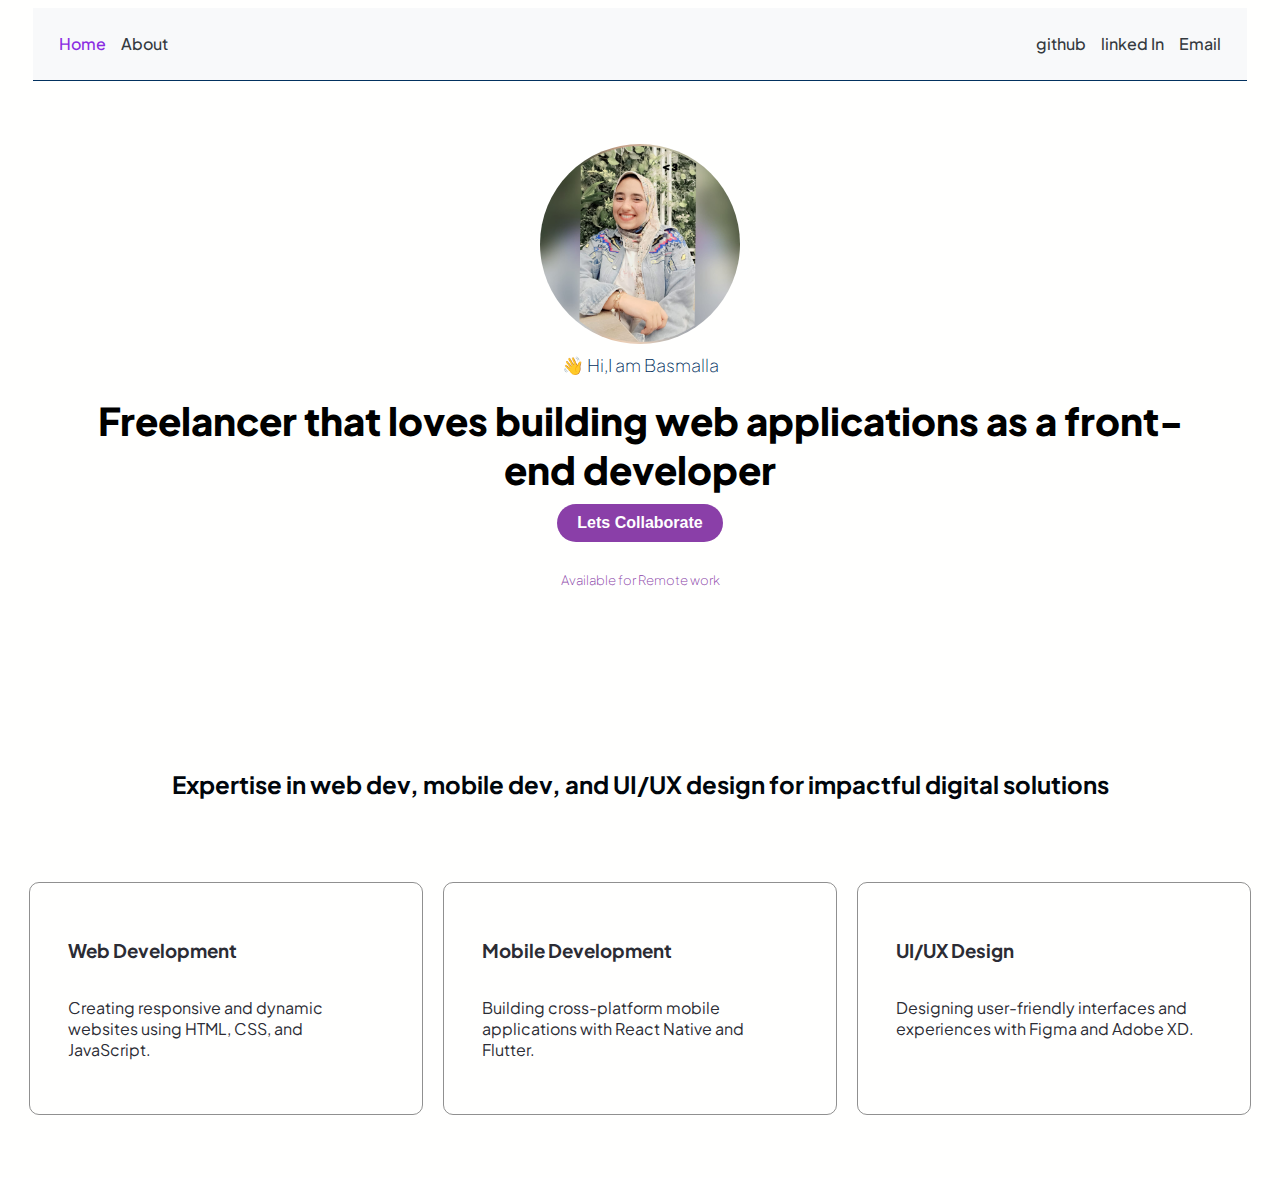
<file: index.html>
<!DOCTYPE html>
<html lang="en">

<head>
    <meta charset="UTF-8">
    <meta name="viewport" content="width=device-width, initial-scale=1.0">
    <title>Document</title>
    <link rel="stylesheet" href="./style.css">
</head>

<body>
    <!-- nav bar top -->
    <nav>
        <ul class="nav-links">
            <!-- left links -->
            <div class="left-links">
                <li><a href="./index.html" style="color: blueviolet;">Home</a></li>
                <li><a href="./about.html">About</a></li>
            </div>
            <!-- right links -->
            <div class="right-links">
                <li><a href="https://github.com/Basmalla-Yasser">github</a></li>
                <li><a href="www.linkedin.com/in/basmalla-yasser">linked In</a></li>
                <li><a href="mailto:basmallay30@gmail.com">Email</a></li>
            </div>
        </ul>
    </nav>
    <!-- main  -->
    <main>
        <div class="first-section">
            <img src="./Assets/imgs/Basmalla.jpeg" alt="personal image" class="personal-image">

            <h4>👋 Hi,I am Basmalla</h4>
            <h2>Freelancer that loves building web applications as a front-end developer</h2>
            <button>Lets Collaborate</button>
            <h6>Available for Remote work</h6>

        </div>

        <!-- secound section -->
         <div class="sec-section">
            <h3>Expertise in web dev, mobile dev, and UI/UX design for impactful digital solutions</h3>
         </div>
        <!-- third section -->
        <div class="third-section">
           <div class="component">
                <h3>Web Development</h3>
                <p>Creating responsive and dynamic websites using HTML, CSS, and JavaScript.</p>
            </div>
            <div class="component">
                <h3>Mobile Development</h3>
                <p>Building cross-platform mobile applications with React Native and Flutter.</p>
            </div>
            <div class="component">
                <h3>UI/UX Design</h3>
                <p>Designing user-friendly interfaces and experiences with Figma and Adobe XD.</p>
           </div>
              
            </div>
    </main>

    <!-- spacer -->
     <div style="height: 5%; margin-bottom:5%;"></div>
</body>

</html>
</file>
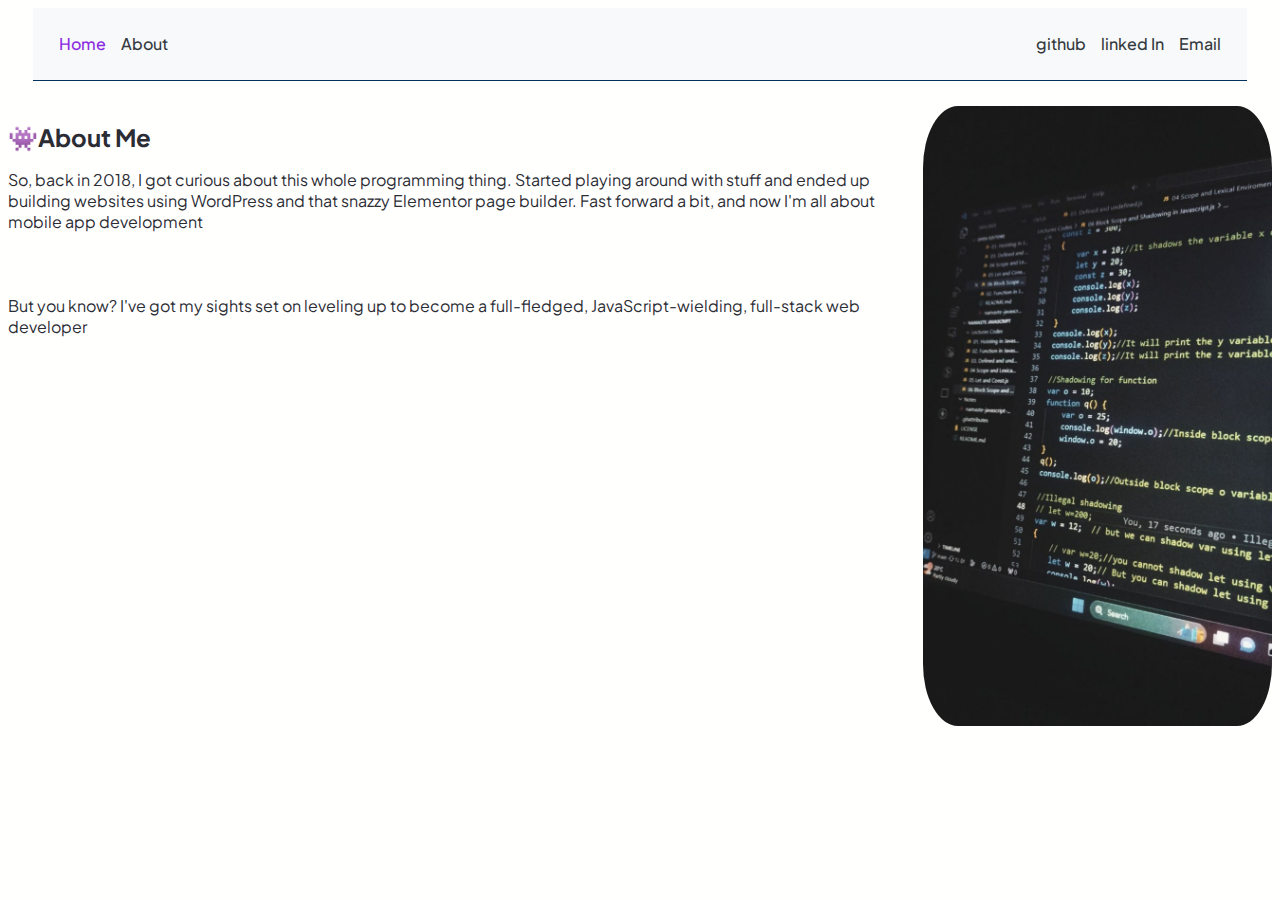
<file: about.html>
<!DOCTYPE html>
<html lang="en">

<head>
    <meta charset="UTF-8">
    <meta name="viewport" content="width=device-width, initial-scale=1.0">
    <title>Document</title>
    <link rel="stylesheet" href="./about.css">
</head>

<body>
    <!-- nav bar top -->
    <nav>
        <ul class="nav-links">
            <!-- left links -->
            <div class="left-links">
                <li><a href="./index.html" style="color: blueviolet;">Home</a></li>
                <li><a href="./about.html">About</a></li>
            </div>
            <!-- right links -->
            <div class="right-links">
                <li><a href="https://github.com/Basmalla-Yasser">github</a></li>
                <li><a href="www.linkedin.com/in/basmalla-yasser">linked In</a></li>
                <li><a href="mailto:basmallay30@gmail.com">Email</a></li>
            </div>
        </ul>
    </nav>

    <!-- end nav -->


    <main>

        <div class="about-container">
            <div class="left-side">
                <h1><span>👾</span> About Me</h1>
                <p class="first">So, back in 2018, I got curious about this whole programming thing. Started playing
                    around
                    with stuff and
                    ended up building websites using WordPress and that snazzy Elementor page builder. Fast forward a
                    bit,
                    and
                    now I'm all about mobile app development
                    <br><br><br> <br>
                But you know? I've got my sights set on leveling up to become a full-fledged,
                    JavaScript-wielding, full-stack
                    web developer</p>

            </div>
            <div class="right-side">

                <img src="./Assets/imgs/download.jpeg" alt="coding" class="about-img">
            </div>

        </div>

    </main>

</body>

</html>
</file>
<file: style.css>
@import url("https://fonts.googleapis.com/css2?family=Plus+Jakarta+Sans:wght@400;700&display=swap");

body {
    background-color: #fffffe;
    color: #2b2c34;
    font-family: "Plus Jakarta Sans", sans-serif;
}

/* start nav bar */
.nav-links {
    display: flex;
    justify-content: space-between;
    align-items: center;
    padding: 2%;
    background-color: #f8f9fa;
    list-style-type: none;
    border-bottom: 1px solid #02315f;
    margin: 0 2%;

    div li a {
        text-decoration: none;
        color: #343a40;
        font-weight: 500;
        align-items: center;
    }

    div li a:hover {
        color: #8a3fa8;
    }

    .left-links {
        display: flex;
        gap: 15px;
        align-items: center;
    }

    .right-links {
        display: flex;
        gap: 15px;
        align-items: center;
    }
}

.first-section {
    display: grid;
    text-align: center;
    align-items: center;
    justify-content: center;
    padding: 5%;

    .personal-image {
        margin: 0 auto;
        width: 200px;
        height: 200px;
        border-radius: 50%;
        object-fit: cover;
    }

    h4 {
        font-size: 1.1rem;
        color: #02315f;
        margin: 10px 0;
        font-weight: 200;
    }

    h2 {
        font-size: 2.4rem;
        color: #000000;
        margin: 10px 0;
        font-weight: 900;
    }

    button {
        background-color: #8a3fa8;
        color: #ffffff;
        padding: 10px 20px;
        border: none;
        border-radius: 50px;
        cursor: pointer;
        font-weight: 600;
        font-size: 1rem;
        margin: 0 auto;
        transition: background-color 0.3s ease;
    }

    button:hover {
        background-color: #6f2c7f;
    }

    h6 {
        font-weight: 100;
        font-size: small;
        color: #8a3fa8
    }
}

.sec-section {
    display: flex;
    flex-direction: column;
    align-items: center;
    text-align: center;
    padding: 5%;

    h3 {
        font-size: 1.5rem;
        color: #00060c;
        margin-bottom: 20px;
        font-weight: 700;
    }

}



.third-section {
    display: flex;
    flex-direction: column;
    gap: 20px;

    .component {
        display: flex;
        align-items: start;
        text-align: left;
        border: 0.5px solid #5c5c5cad;
        border-radius: 10px;
        padding: 2%;
        flex-direction: column;

    }

    .component:hover {
        background-color: #ac95d6;
        box-shadow: 0 4px 8px rgba(0, 0, 0, 0.1);
        scale: 1.02;
    }
}

@media (max-width: 300px) {


    /* start main */


    .third-section {
        flex-direction: column;
        gap: 20px;

        .component {
            width: 100%;
            display: flex;
            flex-direction: column;
            padding: 5%;
            margin: 20px;

            flex-direction: column;
        }

    }

}

@media (min-width: 600px) {
    .third-section {
        display: flex;
        flex-wrap: wrap;
        flex-direction: row;
        gap: 20px;
        justify-content: center;

        .component {
            width: 25%;
            padding: 3%;

            flex-direction: column;

        }

    }
}
</file>
<file: about.css>
@import url("https://fonts.googleapis.com/css2?family=Plus+Jakarta+Sans:wght@400;700&display=swap");

body {
    background-color: #fffffe;
    color: #2b2c34;
    font-family: "Plus Jakarta Sans", sans-serif;
}

/* start nav bar */
.nav-links {
    display: flex;
    justify-content: space-between;
    align-items: center;
    padding: 2%;
    background-color: #f8f9fa;
    list-style-type: none;
    border-bottom: 1px solid #02315f;
    margin: 0 2%;

    div li a {
        text-decoration: none;
        color: #343a40;
        font-weight: 500;
        align-items: center;
    }

    div li a:hover {
        color: #8a3fa8;
    }

    .left-links {
        display: flex;
        gap: 15px;
        align-items: center;
    }

    .right-links {
        display: flex;
        gap: 15px;
        align-items: center;
    }
}

/* end nav bar */
main .about-container {
    /* center div  */
    display: flex;
    align-items: flex-start;
    justify-content: space-between;
    margin: auto;
    width: 100%;
    margin: 2% auto;

}
main .about-container .left-side h1 {
    text-align: left;
    font-size: 1.5rem;
    display: flex;
    width: 100%;
}
main .about-container .left-side h1:hover {
    color: #8a3fa8;
}







main .about-container .right-side .about-img {
    display: flex;
    justify-content: center;
    width: 100%;
    height: 5%;
    border-radius: 10%;

}
</file>
